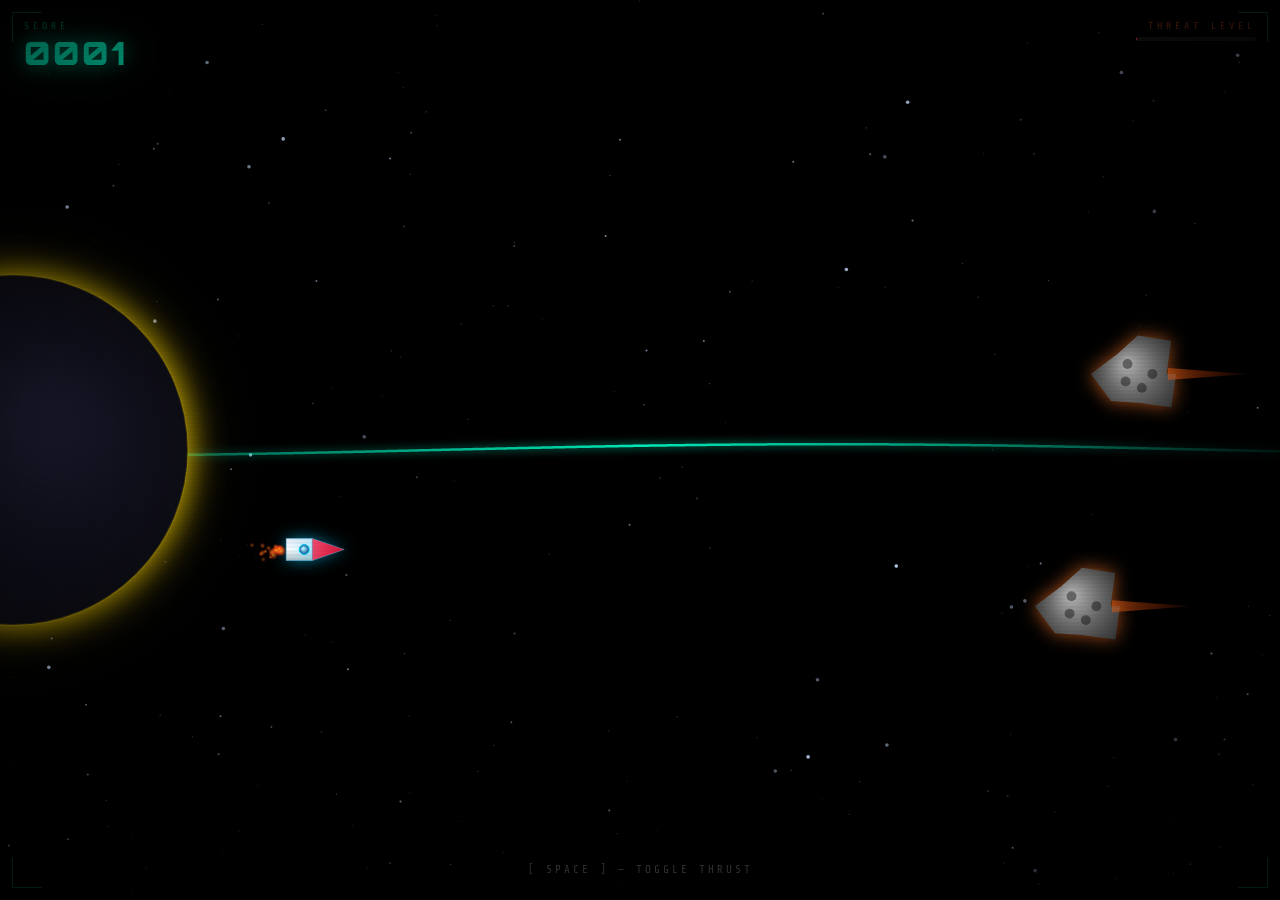
<file: gravewave/rocket_game.html>
<!DOCTYPE html>
<html lang="en">
<head>
<meta charset="UTF-8">
<meta name="viewport" content="width=device-width, initial-scale=1.0">
<title>STELLAR DRIFT</title>
<link href="https://fonts.googleapis.com/css2?family=Orbitron:wght@400;700;900&family=Share+Tech+Mono&display=swap" rel="stylesheet">
<style>
  * { margin: 0; padding: 0; box-sizing: border-box; }

  body {
    background: #000;
    overflow: hidden;
    font-family: 'Orbitron', sans-serif;
    cursor: none;
  }

  #gameWrapper {
    position: relative;
    width: 100vw;
    height: 100vh;
  }

  #starfield {
    position: absolute;
    inset: 0;
    z-index: 0;
  }

  #canvas {
    position: absolute;
    inset: 0;
    z-index: 1;
  }

  /* HUD Overlay */
  #hud {
    position: absolute;
    inset: 0;
    z-index: 2;
    pointer-events: none;
  }

  /* Score */
  #scoreDisplay {
    position: absolute;
    top: 20px;
    left: 24px;
    display: flex;
    flex-direction: column;
    gap: 2px;
  }
  #scoreLabel {
    font-family: 'Share Tech Mono', monospace;
    font-size: 10px;
    letter-spacing: 4px;
    color: rgba(0,255,200,0.5);
    text-transform: uppercase;
  }
  #scoreValue {
    font-family: 'Orbitron', sans-serif;
    font-size: 32px;
    font-weight: 900;
    color: #00ffc8;
    text-shadow: 0 0 20px rgba(0,255,200,0.6), 0 0 40px rgba(0,255,200,0.3);
    letter-spacing: 2px;
  }

  /* Speed indicator */
  #speedBar {
    position: absolute;
    top: 20px;
    right: 24px;
    display: flex;
    flex-direction: column;
    align-items: flex-end;
    gap: 6px;
  }
  #speedLabel {
    font-family: 'Share Tech Mono', monospace;
    font-size: 10px;
    letter-spacing: 4px;
    color: rgba(255,100,50,0.5);
  }
  #speedTrack {
    width: 120px;
    height: 4px;
    background: rgba(255,255,255,0.08);
    border-radius: 2px;
    overflow: hidden;
  }
  #speedFill {
    height: 100%;
    width: 0%;
    background: linear-gradient(90deg, #ff6432, #ff2255);
    border-radius: 2px;
    transition: width 0.3s ease;
    box-shadow: 0 0 8px rgba(255,100,50,0.8);
  }

  /* Control hint */
  #hint {
    position: absolute;
    bottom: 24px;
    left: 50%;
    transform: translateX(-50%);
    font-family: 'Share Tech Mono', monospace;
    font-size: 11px;
    letter-spacing: 3px;
    color: rgba(255,255,255,0.25);
    animation: pulse 3s ease-in-out infinite;
  }
  @keyframes pulse {
    0%, 100% { opacity: 0.3; }
    50% { opacity: 0.7; }
  }

  /* Corner decorations */
  .corner {
    position: absolute;
    width: 30px;
    height: 30px;
    opacity: 0.3;
  }
  .corner-tl { top: 12px; left: 12px; border-top: 1px solid #00ffc8; border-left: 1px solid #00ffc8; }
  .corner-tr { top: 12px; right: 12px; border-top: 1px solid #00ffc8; border-right: 1px solid #00ffc8; }
  .corner-bl { bottom: 12px; left: 12px; border-bottom: 1px solid #00ffc8; border-left: 1px solid #00ffc8; }
  .corner-br { bottom: 12px; right: 12px; border-bottom: 1px solid #00ffc8; border-right: 1px solid #00ffc8; }

  /* Scanline effect */
  #scanlines {
    position: absolute;
    inset: 0;
    z-index: 3;
    pointer-events: none;
    background: repeating-linear-gradient(
      to bottom,
      transparent,
      transparent 2px,
      rgba(0,0,0,0.03) 2px,
      rgba(0,0,0,0.03) 4px
    );
  }

  /* Vignette */
  #vignette {
    position: absolute;
    inset: 0;
    z-index: 3;
    pointer-events: none;
    background: radial-gradient(ellipse at center, transparent 50%, rgba(0,0,0,0.7) 100%);
  }
</style>
</head>
<body>
<div id="gameWrapper">
  <!-- Starfield layer -->
  <canvas id="starfield"></canvas>

  <!-- Game canvas -->
  <canvas id="canvas"></canvas>

  <!-- HUD -->
  <div id="hud">
    <div class="corner corner-tl"></div>
    <div class="corner corner-tr"></div>
    <div class="corner corner-bl"></div>
    <div class="corner corner-br"></div>

    <div id="scoreDisplay">
      <div id="scoreLabel">SCORE</div>
      <div id="scoreValue">0000</div>
    </div>

    <div id="speedBar">
      <div id="speedLabel">THREAT LEVEL</div>
      <div id="speedTrack"><div id="speedFill"></div></div>
    </div>

    <div id="hint">[ SPACE ] — TOGGLE THRUST</div>
  </div>

  <!-- Visual effects -->
  <div id="scanlines"></div>
  <div id="vignette"></div>
</div>

<script>
// ── Canvas setup ──────────────────────────────────────────────────────────────
const canvas = document.getElementById("canvas");
const brush = canvas.getContext("2d");
const sfCanvas = document.getElementById("starfield");
const sfCtx = sfCanvas.getContext("2d");

canvas.width = sfCanvas.width = window.innerWidth;
canvas.height = sfCanvas.height = window.innerHeight;

// ── HUD refs ──────────────────────────────────────────────────────────────────
const scoreValue = document.getElementById("scoreValue");
const speedFill = document.getElementById("speedFill");

// ── Starfield (parallax layers) ───────────────────────────────────────────────
const STAR_LAYERS = [
  { count: 120, speed: 0.15, size: 0.6, opacity: 0.4 },
  { count: 60,  speed: 0.4,  size: 1.0, opacity: 0.6 },
  { count: 25,  speed: 0.9,  size: 1.8, opacity: 0.9 },
];
const stars = [];
STAR_LAYERS.forEach((layer, li) => {
  for (let i = 0; i < layer.count; i++) {
    stars.push({
      x: Math.random() * canvas.width,
      y: Math.random() * canvas.height,
      layer: li,
      twinkle: Math.random() * Math.PI * 2,
    });
  }
});

function drawStars() {
  sfCtx.clearRect(0, 0, sfCanvas.width, sfCanvas.height);
  stars.forEach(s => {
    const layer = STAR_LAYERS[s.layer];
    s.x -= layer.speed;
    if (s.x < 0) { s.x = sfCanvas.width; s.y = Math.random() * sfCanvas.height; }
    s.twinkle += 0.02;
    const alpha = layer.opacity * (0.7 + 0.3 * Math.sin(s.twinkle));
    sfCtx.beginPath();
    sfCtx.arc(s.x, s.y, layer.size, 0, Math.PI * 2);
    sfCtx.fillStyle = `rgba(200,220,255,${alpha})`;
    sfCtx.fill();
  });
}

// ── Particle system (for flame + explosions) ─────────────────────────────────
const particles = [];

function spawnFlame(x, y) {
  for (let i = 0; i < 2; i++) {
    particles.push({
      x, y: y + (Math.random() - 0.5) * 8,
      vx: -(2 + Math.random() * 3),
      vy: (Math.random() - 0.5) * 1.5,
      life: 1,
      decay: 0.06 + Math.random() * 0.04,
      size: 3 + Math.random() * 5,
      type: 'flame',
    });
  }
}

function spawnExplosion(x, y) {
  for (let i = 0; i < 60; i++) {
    const angle = Math.random() * Math.PI * 2;
    const speed = 1 + Math.random() * 6;
    particles.push({
      x, y,
      vx: Math.cos(angle) * speed,
      vy: Math.sin(angle) * speed,
      life: 1,
      decay: 0.015 + Math.random() * 0.02,
      size: 2 + Math.random() * 5,
      type: 'explosion',
      hue: Math.random() < 0.5 ? 'orange' : 'white',
    });
  }
}

function updateParticles() {
  for (let i = particles.length - 1; i >= 0; i--) {
    const p = particles[i];
    p.x += p.vx;
    p.y += p.vy;
    p.life -= p.decay;
    if (p.life <= 0) { particles.splice(i, 1); continue; }

    if (p.type === 'flame') {
      const g = brush.createRadialGradient(p.x, p.y, 0, p.x, p.y, p.size * p.life);
      g.addColorStop(0, `rgba(255,200,50,${p.life})`);
      g.addColorStop(0.5, `rgba(255,80,20,${p.life * 0.6})`);
      g.addColorStop(1, `rgba(255,30,0,0)`);
      brush.beginPath();
      brush.arc(p.x, p.y, p.size * p.life, 0, Math.PI * 2);
      brush.fillStyle = g;
      brush.fill();
    } else {
      const color = p.hue === 'orange'
        ? `rgba(255,${100 + Math.floor(p.life * 100)},20,${p.life})`
        : `rgba(255,255,255,${p.life})`;
      brush.beginPath();
      brush.arc(p.x, p.y, p.size * p.life, 0, Math.PI * 2);
      brush.fillStyle = color;
      brush.fill();
    }
  }
}

// ── Game state ────────────────────────────────────────────────────────────────
let time = 0;
const frequency = 0.004;
const speed = 0.05;
let amplitude = 0;
const AMPLITUDE_LIMIT = 100;
let jitter = 100;
const JITTER_LIMIT = 100;
let goingUp = true;
let metorspeed = 5;
const MAX_METEOR_SPEED = 25;
let gameover = false;
let exploded = false;
let rocketX_ref = 0, rocketY_ref = 0;

// ── Meteors ───────────────────────────────────────────────────────────────────
const centerY = canvas.height / 2;
let meteorX1 = canvas.width, meteorX2 = canvas.width;
let meteorY1 = centerY - 200 + Math.random() * 200;
let meteorY2 = centerY + Math.random() * 200;

// ── Controls ──────────────────────────────────────────────────────────────────
window.addEventListener("keyup", (e) => {
  if (e.code === "Space") {
    goingUp = !goingUp;
    jitter = goingUp
      ? Math.min(JITTER_LIMIT, jitter + 200)
      : Math.max(-JITTER_LIMIT, jitter - 200);
  }
});

// ── Drawing: Moon ─────────────────────────────────────────────────────────────
function drawMoon(x, y) {
  brush.save();
  // Glow halo
  const halo = brush.createRadialGradient(x, y, 140, x, y, 260);
  halo.addColorStop(0, 'rgba(255,220,80,0.08)');
  halo.addColorStop(1, 'rgba(0,0,0,0)');
  brush.beginPath();
  brush.arc(x, y, 260, 0, Math.PI * 2);
  brush.fillStyle = halo;
  brush.fill();

  // Moon body
  const moonGrad = brush.createRadialGradient(x + 30, y - 30, 20, x, y, 175);
  moonGrad.addColorStop(0, '#1a1a2e');
  moonGrad.addColorStop(1, '#0a0a14');
  brush.beginPath();
  brush.arc(x, y, 175, 0, Math.PI * 2);
  brush.fillStyle = moonGrad;
  brush.shadowColor = '#FFD700';
  brush.shadowBlur = 35;
  brush.fill();

  // Moon rim
  brush.strokeStyle = 'rgba(255,215,0,0.15)';
  brush.lineWidth = 2;
  brush.stroke();
  brush.restore();
}

// ── Drawing: Meteor ───────────────────────────────────────────────────────────
function meteorball(x, y) {
  const radius = 38;
  const segments = 8;
  const steps = (2 * Math.PI) / segments;

  // Glow
  brush.save();
  brush.shadowColor = 'rgba(255,120,40,0.7)';
  brush.shadowBlur = 18;

  brush.beginPath();
  for (let i = 0; i <= segments; i++) {
    const angle = i * steps;
    const offset = Math.sin(i * 2.1) * (radius * 0.28);
    const r = radius + offset;
    const mx = x + Math.cos(angle) * r;
    const my = y + Math.sin(angle) * r;
    i === 0 ? brush.moveTo(mx, my) : brush.lineTo(mx, my);
  }
  brush.closePath();

  const mg = brush.createRadialGradient(x - 10, y - 10, 5, x, y, radius + 10);
  mg.addColorStop(0, '#b0b0b0');
  mg.addColorStop(0.5, '#6e6e6e');
  mg.addColorStop(1, '#3a3a3a');
  brush.fillStyle = mg;
  brush.fill();
  brush.restore();

  // Craters
  for (let i = 0; i < 4; i++) {
    const cx = x + Math.cos(i * 1.3) * (radius * 0.38);
    const cy = y + Math.sin(i * 1.3) * (radius * 0.38);
    brush.beginPath();
    brush.arc(cx, cy, radius * 0.13, 0, Math.PI * 2);
    brush.fillStyle = 'rgba(0,0,0,0.4)';
    brush.fill();
  }

  // Hot trail
  const trail = brush.createLinearGradient(x + 40, y, x + 120, y);
  trail.addColorStop(0, 'rgba(255,100,20,0.5)');
  trail.addColorStop(1, 'rgba(255,50,0,0)');
  brush.beginPath();
  brush.moveTo(x + 30, y - 6);
  brush.lineTo(x + 110, y);
  brush.lineTo(x + 30, y + 6);
  brush.fillStyle = trail;
  brush.fill();
}

// ── Drawing: Rocket ───────────────────────────────────────────────────────────
function rocketball(x, y) {
  const base = 22;
  const height = 32;
  const backX = x - height - 10;

  // Engine glow
  brush.save();
  brush.shadowColor = 'rgba(0,200,255,0.5)';
  brush.shadowBlur = 15;

  // Body
  brush.beginPath();
  brush.moveTo(x - height / 2, y - base / 2);
  brush.lineTo(backX, y - base / 2);
  brush.lineTo(backX, y + base / 2);
  brush.lineTo(x - height / 2, y + base / 2);
  brush.closePath();
  const bodyGrad = brush.createLinearGradient(backX, y - base / 2, backX, y + base / 2);
  bodyGrad.addColorStop(0, '#e8eaf6');
  bodyGrad.addColorStop(0.5, '#ffffff');
  bodyGrad.addColorStop(1, '#b0bec5');
  brush.fillStyle = bodyGrad;
  brush.fill();
  brush.strokeStyle = 'rgba(100,200,255,0.4)';
  brush.lineWidth = 1;
  brush.stroke();

  // Nose cone
  brush.beginPath();
  brush.moveTo(x - height / 2, y - base / 2);
  brush.lineTo(x + height / 2, y);
  brush.lineTo(x - height / 2, y + base / 2);
  brush.closePath();
  const noseGrad = brush.createLinearGradient(x - height / 2, y - base / 2, x + height / 2, y);
  noseGrad.addColorStop(0, '#ff4466');
  noseGrad.addColorStop(1, '#cc1133');
  brush.fillStyle = noseGrad;
  brush.fill();
  brush.stroke();

  // Window
  brush.beginPath();
  brush.arc(x - height / 2 - 8, y, 5, 0, Math.PI * 2);
  const winGrad = brush.createRadialGradient(x - height / 2 - 9, y - 1, 1, x - height / 2 - 8, y, 5);
  winGrad.addColorStop(0, '#aaf0ff');
  winGrad.addColorStop(1, '#004488');
  brush.fillStyle = winGrad;
  brush.fill();
  brush.strokeStyle = '#00cfff';
  brush.lineWidth = 1;
  brush.stroke();

  brush.restore();

  // Flame
  spawnFlame(backX - 2, y);
}

// ── Collision ─────────────────────────────────────────────────────────────────
function collision(rx, ry, mx, my) {
  const dist = Math.sqrt((rx - mx) ** 2 + (ry - my) ** 2);
  if (dist < 55 && !gameover) {
    gameover = true;
    spawnExplosion(rx, ry);
    setTimeout(() => location.reload(), 4500);
  }
}

// ── Game Over Screen ──────────────────────────────────────────────────────────
function drawGameOver() {
  brush.save();

  // Dark overlay
  brush.fillStyle = 'rgba(0,0,0,0.88)';
  brush.fillRect(0, 0, canvas.width, canvas.height);

  // Glitch-style title
  const cx = canvas.width / 2;
  const cy = canvas.height / 2;

  // Red shadow copies
  brush.font = "bold 68px 'Orbitron', sans-serif";
  brush.textAlign = 'center';
  brush.textBaseline = 'middle';

  brush.fillStyle = 'rgba(255,0,50,0.4)';
  brush.fillText('MISSION FAILED', cx - 3, cy - 3);
  brush.fillStyle = 'rgba(0,255,200,0.3)';
  brush.fillText('MISSION FAILED', cx + 3, cy + 3);

  brush.fillStyle = '#ffffff';
  brush.shadowColor = '#ff2255';
  brush.shadowBlur = 30;
  brush.fillText('MISSION FAILED', cx, cy);
  brush.shadowBlur = 0;

  // Divider line
  brush.strokeStyle = 'rgba(255,50,80,0.4)';
  brush.lineWidth = 1;
  brush.beginPath();
  brush.moveTo(cx - 220, cy + 45);
  brush.lineTo(cx + 220, cy + 45);
  brush.stroke();

  // Score
  brush.font = "900 36px 'Orbitron', sans-serif";
  brush.fillStyle = '#00ffc8';
  brush.shadowColor = '#00ffc8';
  brush.shadowBlur = 20;
  brush.fillText(`FINAL SCORE  ${Math.floor(time)}`, cx, cy + 90);
  brush.shadowBlur = 0;

  // Restart hint
  brush.font = "13px 'Share Tech Mono', monospace";
  brush.fillStyle = 'rgba(255,255,255,0.35)';
  brush.letterSpacing = '3px';
  brush.fillText('RESTARTING MISSION...', cx, cy + 140);

  brush.restore();
}

// ── Main loop ─────────────────────────────────────────────────────────────────
function animate() {
  drawStars();
  brush.clearRect(0, 0, canvas.width, canvas.height);

  if (gameover) {
    updateParticles();
    drawGameOver();
    return;
  }

  // Speed up over time
  if (metorspeed < MAX_METEOR_SPEED) metorspeed += 0.005;

  // Grow amplitude
  if (amplitude <= AMPLITUDE_LIMIT) amplitude += 0.2;

  const cy = canvas.height / 2;

  // ── Wave ──
  brush.beginPath();
  brush.lineWidth = 2.5;
  const wg = brush.createLinearGradient(0, 0, canvas.width, 0);
  wg.addColorStop(0, 'rgba(0,255,200,0.1)');
  wg.addColorStop(0.5, 'rgba(0,255,200,0.9)');
  wg.addColorStop(1, 'rgba(0,255,200,0.1)');
  brush.strokeStyle = wg;
  brush.shadowColor = '#00ffc8';
  brush.shadowBlur = 8;

  for (let x = 0; x <= canvas.width; x += 2) {
    const y = cy + Math.sin(x * frequency + time) * amplitude;
    x === 0 ? brush.moveTo(x, y) : brush.lineTo(x, y);
  }
  brush.stroke();
  brush.shadowBlur = 0;

  // ── Moon ──
  drawMoon(canvas.width / 100, canvas.height / 2);

  // ── Meteors ──
  meteorball(meteorX1, meteorY1);
  meteorball(meteorX2, meteorY2);

  meteorX1 -= metorspeed;
  meteorX2 -= metorspeed + 2;

  if (meteorX1 < -80) { meteorX1 = canvas.width; meteorY1 = cy - 220 + Math.random() * 440; }
  if (meteorX2 < -80) { meteorX2 = canvas.width; meteorY2 = cy - 220 + Math.random() * 440; }

  // ── Rocket ──
  const ballX = canvas.width / 3.9;
  const rawBallY = cy + Math.sin(ballX * frequency - time) * amplitude + jitter;
  rocketball(ballX, rawBallY);
  rocketX_ref = ballX;
  rocketY_ref = rawBallY;

  // ── Particles ──
  updateParticles();

  // ── Collision check ──
  collision(ballX, rawBallY, meteorX1, meteorY1);
  collision(ballX, rawBallY, meteorX2, meteorY2);

  // ── HUD update ──
  const score = Math.floor(time);
  scoreValue.textContent = String(score).padStart(4, '0');
  const threatPct = ((metorspeed - 5) / (MAX_METEOR_SPEED - 5)) * 100;
  speedFill.style.width = Math.min(100, threatPct) + '%';

  time += speed;
  requestAnimationFrame(animate);
}

animate();
</script>
</body>
</html>
</file>
